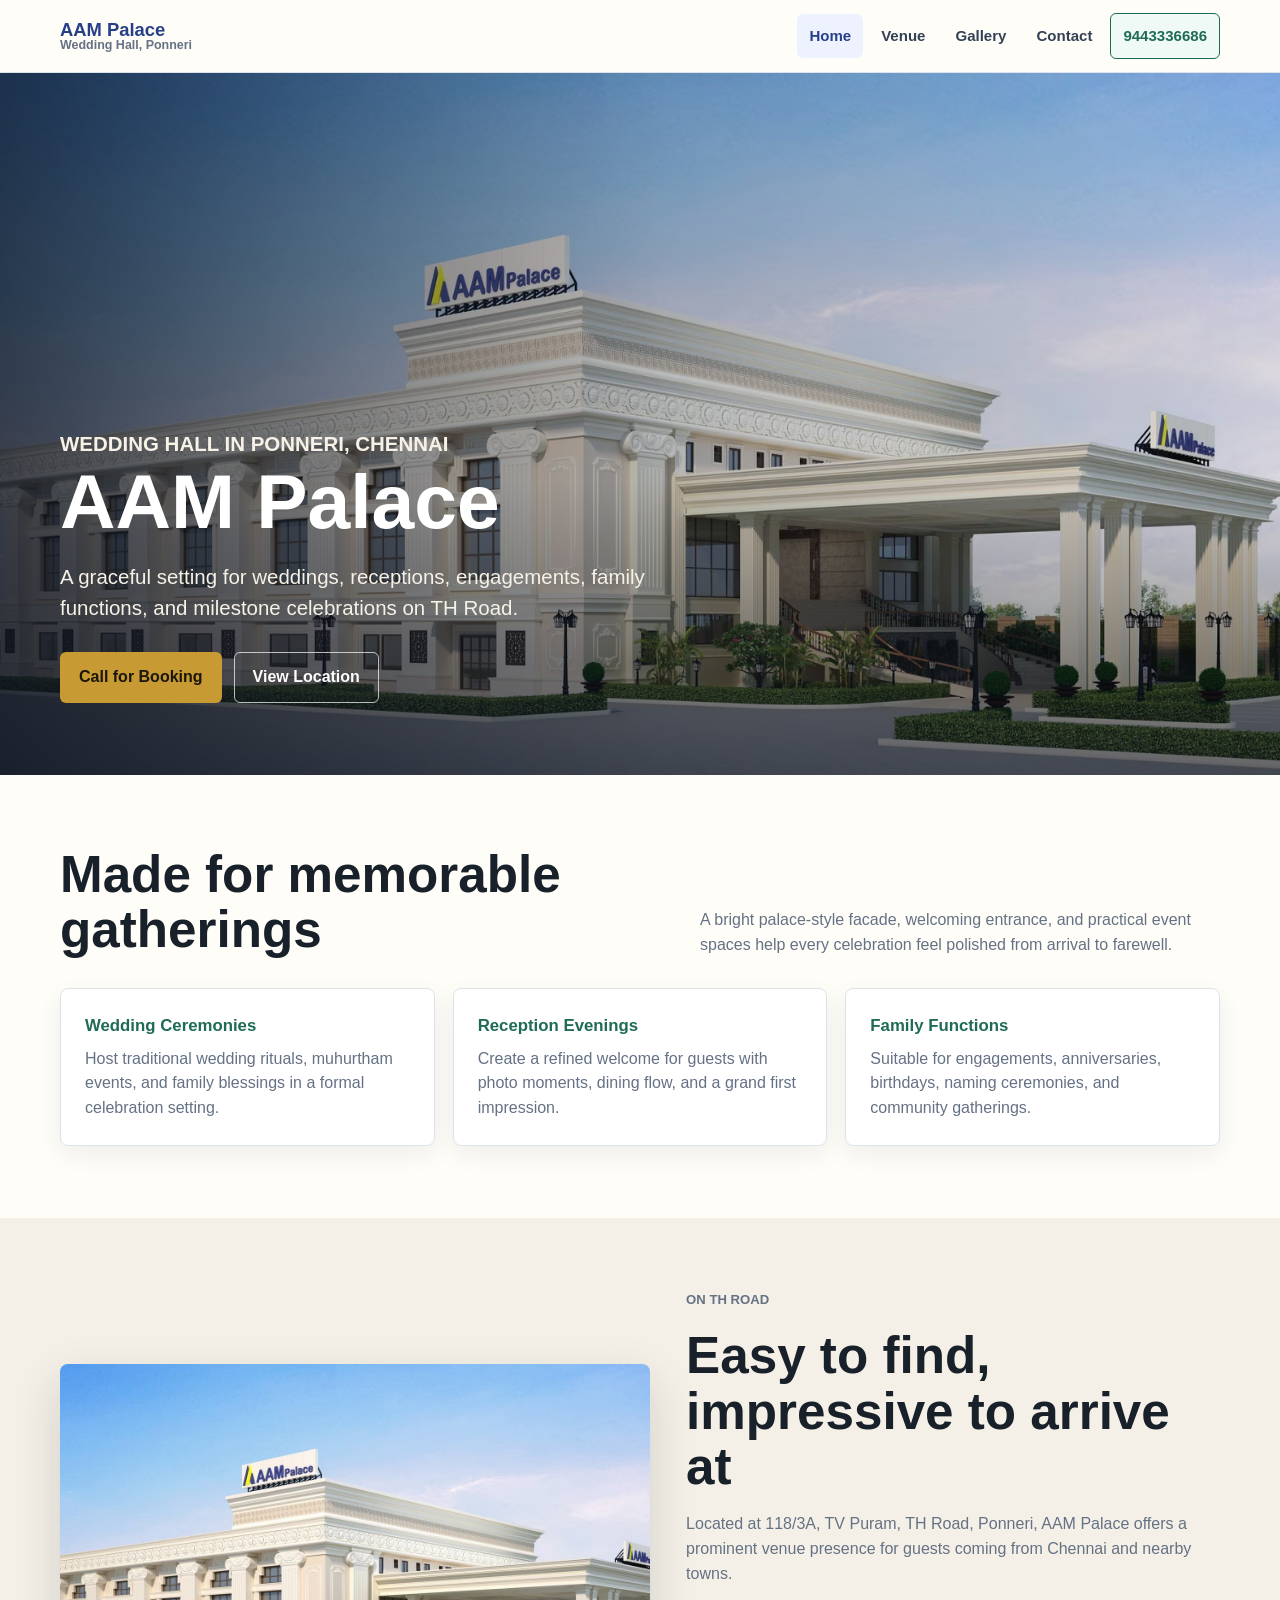
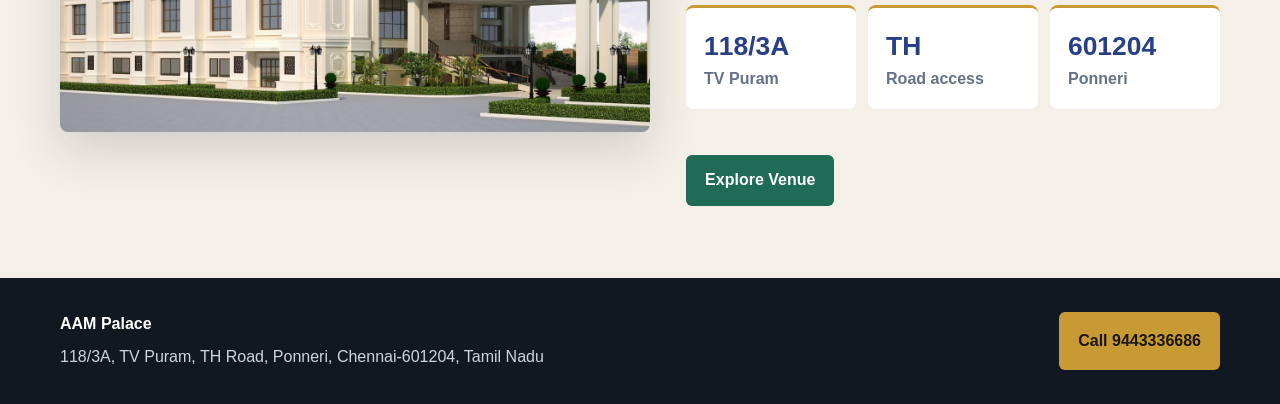
<file: index.html>
<!doctype html>
<html lang="en">
  <head>
    <meta charset="utf-8">
    <meta name="viewport" content="width=device-width, initial-scale=1">
    <title>AAM Palace | Wedding Hall in Ponneri</title>
    <meta name="description" content="AAM Palace is a wedding and celebration hall at TV Puram, TH Road, Ponneri, Chennai. Call 9443336686 for bookings.">
    <link rel="stylesheet" href="styles.css">
  </head>
  <body>
    <header class="site-header">
      <nav class="nav" aria-label="Main navigation">
        <a class="brand" href="index.html">AAM Palace <span>Wedding Hall, Ponneri</span></a>
        <div class="nav-links">
          <a class="active" href="index.html">Home</a>
          <a href="venue.html">Venue</a>
          <a href="gallery.html">Gallery</a>
          <a href="contact.html">Contact</a>
          <a class="call-pill" href="tel:+919443336686">9443336686</a>
        </div>
      </nav>
    </header>

    <main>
      <section class="hero">
        <img src="assets/aam-palace-exterior.png" alt="AAM Palace wedding hall exterior">
        <div class="hero-copy">
          <p class="eyebrow">Wedding hall in Ponneri, Chennai</p>
          <h1>AAM Palace</h1>
          <p>A graceful setting for weddings, receptions, engagements, family functions, and milestone celebrations on TH Road.</p>
          <div class="actions">
            <a class="button primary" href="tel:+919443336686">Call for Booking</a>
            <a class="button secondary" href="contact.html">View Location</a>
          </div>
        </div>
      </section>

      <section class="section">
        <div class="wrap">
          <div class="section-head">
            <h2>Made for memorable gatherings</h2>
            <p>A bright palace-style facade, welcoming entrance, and practical event spaces help every celebration feel polished from arrival to farewell.</p>
          </div>
          <div class="grid three">
            <article class="feature">
              <strong>Wedding Ceremonies</strong>
              <p>Host traditional wedding rituals, muhurtham events, and family blessings in a formal celebration setting.</p>
            </article>
            <article class="feature">
              <strong>Reception Evenings</strong>
              <p>Create a refined welcome for guests with photo moments, dining flow, and a grand first impression.</p>
            </article>
            <article class="feature">
              <strong>Family Functions</strong>
              <p>Suitable for engagements, anniversaries, birthdays, naming ceremonies, and community gatherings.</p>
            </article>
          </div>
        </div>
      </section>

      <section class="section alt">
        <div class="wrap split">
          <div class="photo-frame">
            <img src="assets/aam-palace-exterior.png" alt="Front view of AAM Palace">
          </div>
          <div class="text-stack">
            <p class="eyebrow">On TH Road</p>
            <h2>Easy to find, impressive to arrive at</h2>
            <p>Located at 118/3A, TV Puram, TH Road, Ponneri, AAM Palace offers a prominent venue presence for guests coming from Chennai and nearby towns.</p>
            <div class="stats">
              <div class="stat"><b>118/3A</b><span>TV Puram</span></div>
              <div class="stat"><b>TH</b><span>Road access</span></div>
              <div class="stat"><b>601204</b><span>Ponneri</span></div>
            </div>
            <div class="actions">
              <a class="button dark" href="venue.html">Explore Venue</a>
            </div>
          </div>
        </div>
      </section>
    </main>

    <footer class="footer">
      <div class="wrap footer-grid">
        <div>
          <strong>AAM Palace</strong>
          <p>118/3A, TV Puram, TH Road, Ponneri, Chennai-601204, Tamil Nadu</p>
        </div>
        <a class="button primary" href="tel:+919443336686">Call 9443336686</a>
      </div>
    </footer>
  </body>
</html>
</file>
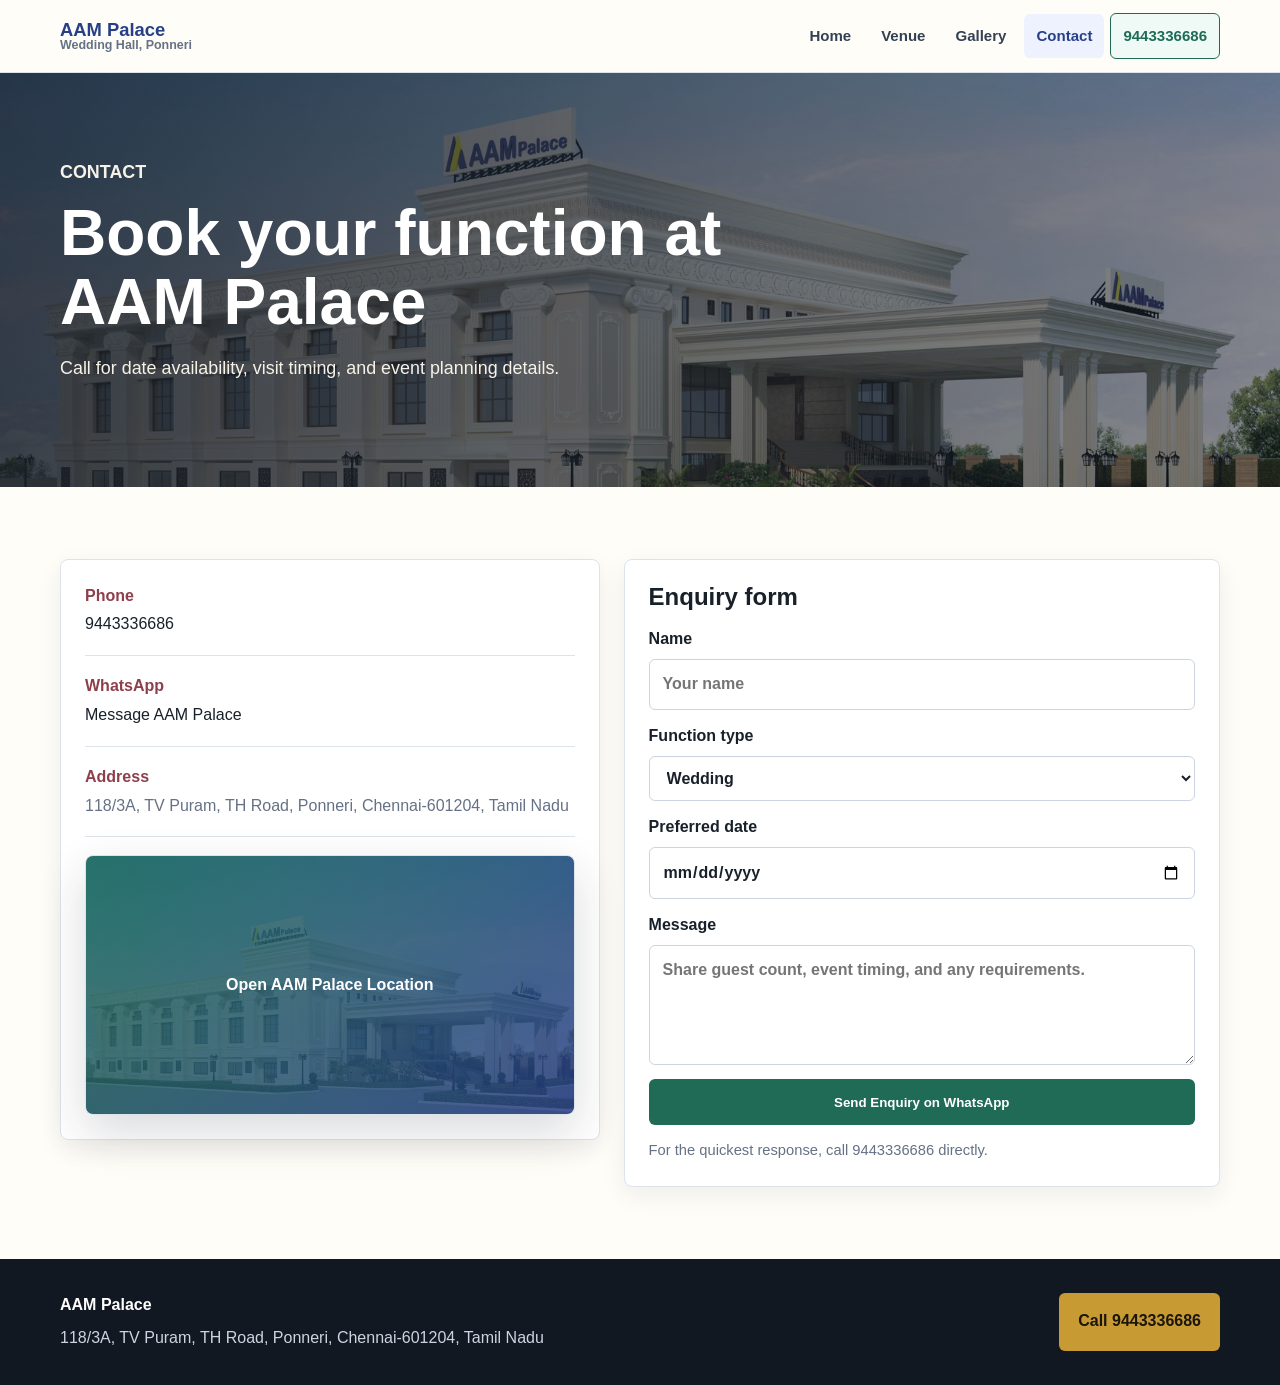
<file: contact.html>
<!doctype html>
<html lang="en">
  <head>
    <meta charset="utf-8">
    <meta name="viewport" content="width=device-width, initial-scale=1">
    <title>Contact | AAM Palace</title>
    <meta name="description" content="Contact AAM Palace wedding hall at 118/3A, TV Puram, TH Road, Ponneri, Chennai-601204.">
    <link rel="stylesheet" href="styles.css">
  </head>
  <body>
    <header class="site-header">
      <nav class="nav" aria-label="Main navigation">
        <a class="brand" href="index.html">AAM Palace <span>Wedding Hall, Ponneri</span></a>
        <div class="nav-links">
          <a href="index.html">Home</a>
          <a href="venue.html">Venue</a>
          <a href="gallery.html">Gallery</a>
          <a class="active" href="contact.html">Contact</a>
          <a class="call-pill" href="tel:+919443336686">9443336686</a>
        </div>
      </nav>
    </header>

    <main>
      <section class="page-hero">
        <div class="wrap">
          <p class="eyebrow">Contact</p>
          <h1>Book your function at AAM Palace</h1>
          <p>Call for date availability, visit timing, and event planning details.</p>
        </div>
      </section>

      <section class="section">
        <div class="wrap contact-layout">
          <aside class="contact-panel">
            <div class="contact-line">
              <b>Phone</b>
              <a href="tel:+919443336686">9443336686</a>
            </div>
            <div class="contact-line">
              <b>WhatsApp</b>
              <a href="https://wa.me/919443336686">Message AAM Palace</a>
            </div>
            <div class="contact-line">
              <b>Address</b>
              <p>118/3A, TV Puram, TH Road, Ponneri, Chennai-601204, Tamil Nadu</p>
            </div>
            <a class="map-link" href="https://www.google.com/maps/search/?api=1&query=AAM%20Palace%20118%2F3A%20TV%20Puram%20TH%20Road%20Ponneri%20Chennai%20601204" target="_blank" rel="noopener">
              Open AAM Palace Location
            </a>
          </aside>

          <section class="contact-panel">
            <h2>Enquiry form</h2>
            <form id="enquiryForm">
              <label>
                Name
                <input type="text" name="name" placeholder="Your name">
              </label>
              <label>
                Function type
                <select name="functionType">
                  <option>Wedding</option>
                  <option>Reception</option>
                  <option>Engagement</option>
                  <option>Birthday or family function</option>
                  <option>Other event</option>
                </select>
              </label>
              <label>
                Preferred date
                <input type="date" name="date">
              </label>
              <label>
                Message
                <textarea name="text" placeholder="Share guest count, event timing, and any requirements."></textarea>
              </label>
              <button class="button dark" type="submit">Send Enquiry on WhatsApp</button>
              <p class="form-note">For the quickest response, call 9443336686 directly.</p>
            </form>
          </section>
        </div>
      </section>
    </main>

    <footer class="footer">
      <div class="wrap footer-grid">
        <div>
          <strong>AAM Palace</strong>
          <p>118/3A, TV Puram, TH Road, Ponneri, Chennai-601204, Tamil Nadu</p>
        </div>
        <a class="button primary" href="tel:+919443336686">Call 9443336686</a>
      </div>
    </footer>
    <script>
      const enquiryForm = document.getElementById("enquiryForm");

      enquiryForm.addEventListener("submit", (event) => {
        event.preventDefault();
        const formData = new FormData(enquiryForm);
        const message = [
          "Hello AAM Palace, I would like to enquire about a booking.",
          `Name: ${formData.get("name") || "Not shared"}`,
          `Function: ${formData.get("functionType")}`,
          `Preferred date: ${formData.get("date") || "Not shared"}`,
          `Message: ${formData.get("text") || "Please share availability and details."}`
        ].join("\n");

        window.location.href = `https://wa.me/919443336686?text=${encodeURIComponent(message)}`;
      });
    </script>
  </body>
</html>
</file>
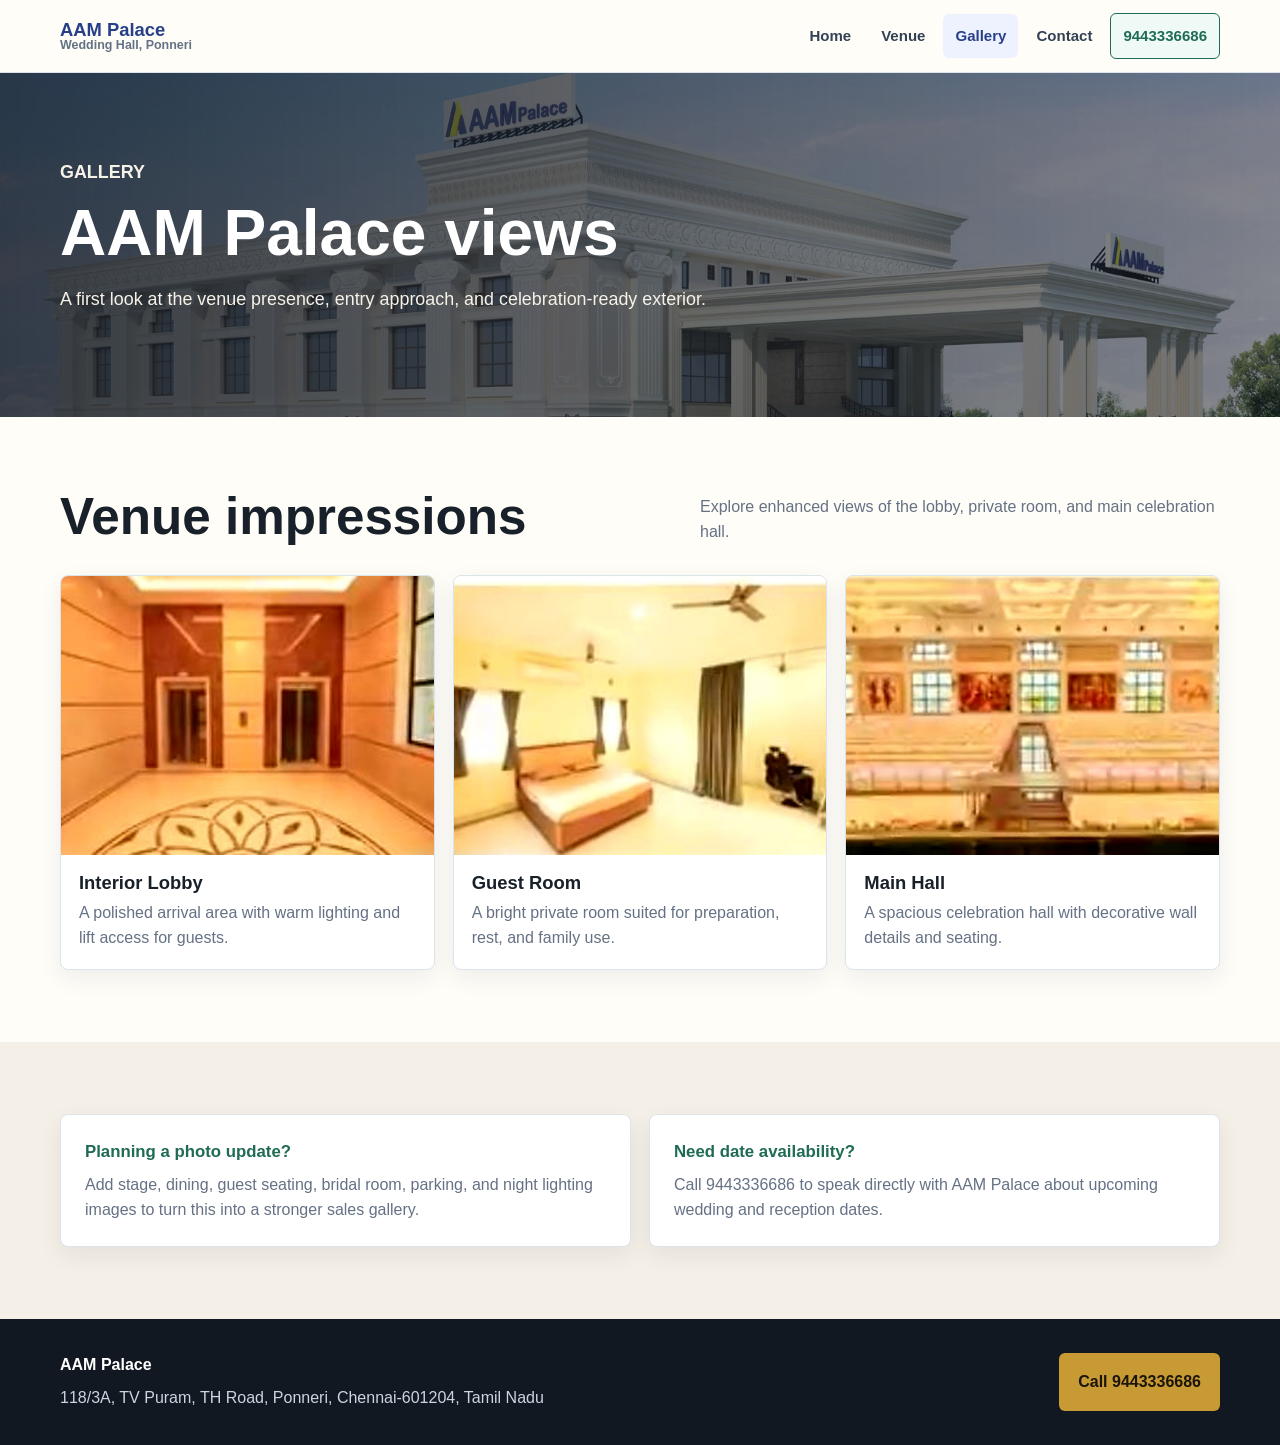
<file: gallery.html>
<!doctype html>
<html lang="en">
  <head>
    <meta charset="utf-8">
    <meta name="viewport" content="width=device-width, initial-scale=1">
    <title>Gallery | AAM Palace</title>
    <meta name="description" content="Gallery and venue views for AAM Palace wedding hall in Ponneri.">
    <link rel="stylesheet" href="styles.css">
  </head>
  <body>
    <header class="site-header">
      <nav class="nav" aria-label="Main navigation">
        <a class="brand" href="index.html">AAM Palace <span>Wedding Hall, Ponneri</span></a>
        <div class="nav-links">
          <a href="index.html">Home</a>
          <a href="venue.html">Venue</a>
          <a class="active" href="gallery.html">Gallery</a>
          <a href="contact.html">Contact</a>
          <a class="call-pill" href="tel:+919443336686">9443336686</a>
        </div>
      </nav>
    </header>

    <main>
      <section class="page-hero">
        <div class="wrap">
          <p class="eyebrow">Gallery</p>
          <h1>AAM Palace views</h1>
          <p>A first look at the venue presence, entry approach, and celebration-ready exterior.</p>
        </div>
      </section>

      <section class="section">
        <div class="wrap">
          <div class="section-head">
            <h2>Venue impressions</h2>
            <p>Explore enhanced views of the lobby, private room, and main celebration hall.</p>
          </div>
          <div class="grid three">
            <article class="gallery-card">
              <img src="assets/venue-lobby-hd.jpg" alt="AAM Palace interior lobby with lift access">
              <div>
                <h3>Interior Lobby</h3>
                <p>A polished arrival area with warm lighting and lift access for guests.</p>
              </div>
            </article>
            <article class="gallery-card">
              <img src="assets/bridal-suite-hd.jpg" alt="AAM Palace guest room and bridal suite">
              <div>
                <h3>Guest Room</h3>
                <p>A bright private room suited for preparation, rest, and family use.</p>
              </div>
            </article>
            <article class="gallery-card">
              <img src="assets/main-hall-hd.jpg" alt="AAM Palace decorated main hall interior">
              <div>
                <h3>Main Hall</h3>
                <p>A spacious celebration hall with decorative wall details and seating.</p>
              </div>
            </article>
          </div>
        </div>
      </section>

      <section class="section alt">
        <div class="wrap grid two">
          <article class="info-card">
            <strong>Planning a photo update?</strong>
            <p>Add stage, dining, guest seating, bridal room, parking, and night lighting images to turn this into a stronger sales gallery.</p>
          </article>
          <article class="info-card">
            <strong>Need date availability?</strong>
            <p>Call 9443336686 to speak directly with AAM Palace about upcoming wedding and reception dates.</p>
          </article>
        </div>
      </section>
    </main>

    <footer class="footer">
      <div class="wrap footer-grid">
        <div>
          <strong>AAM Palace</strong>
          <p>118/3A, TV Puram, TH Road, Ponneri, Chennai-601204, Tamil Nadu</p>
        </div>
        <a class="button primary" href="tel:+919443336686">Call 9443336686</a>
      </div>
    </footer>
  </body>
</html>
</file>
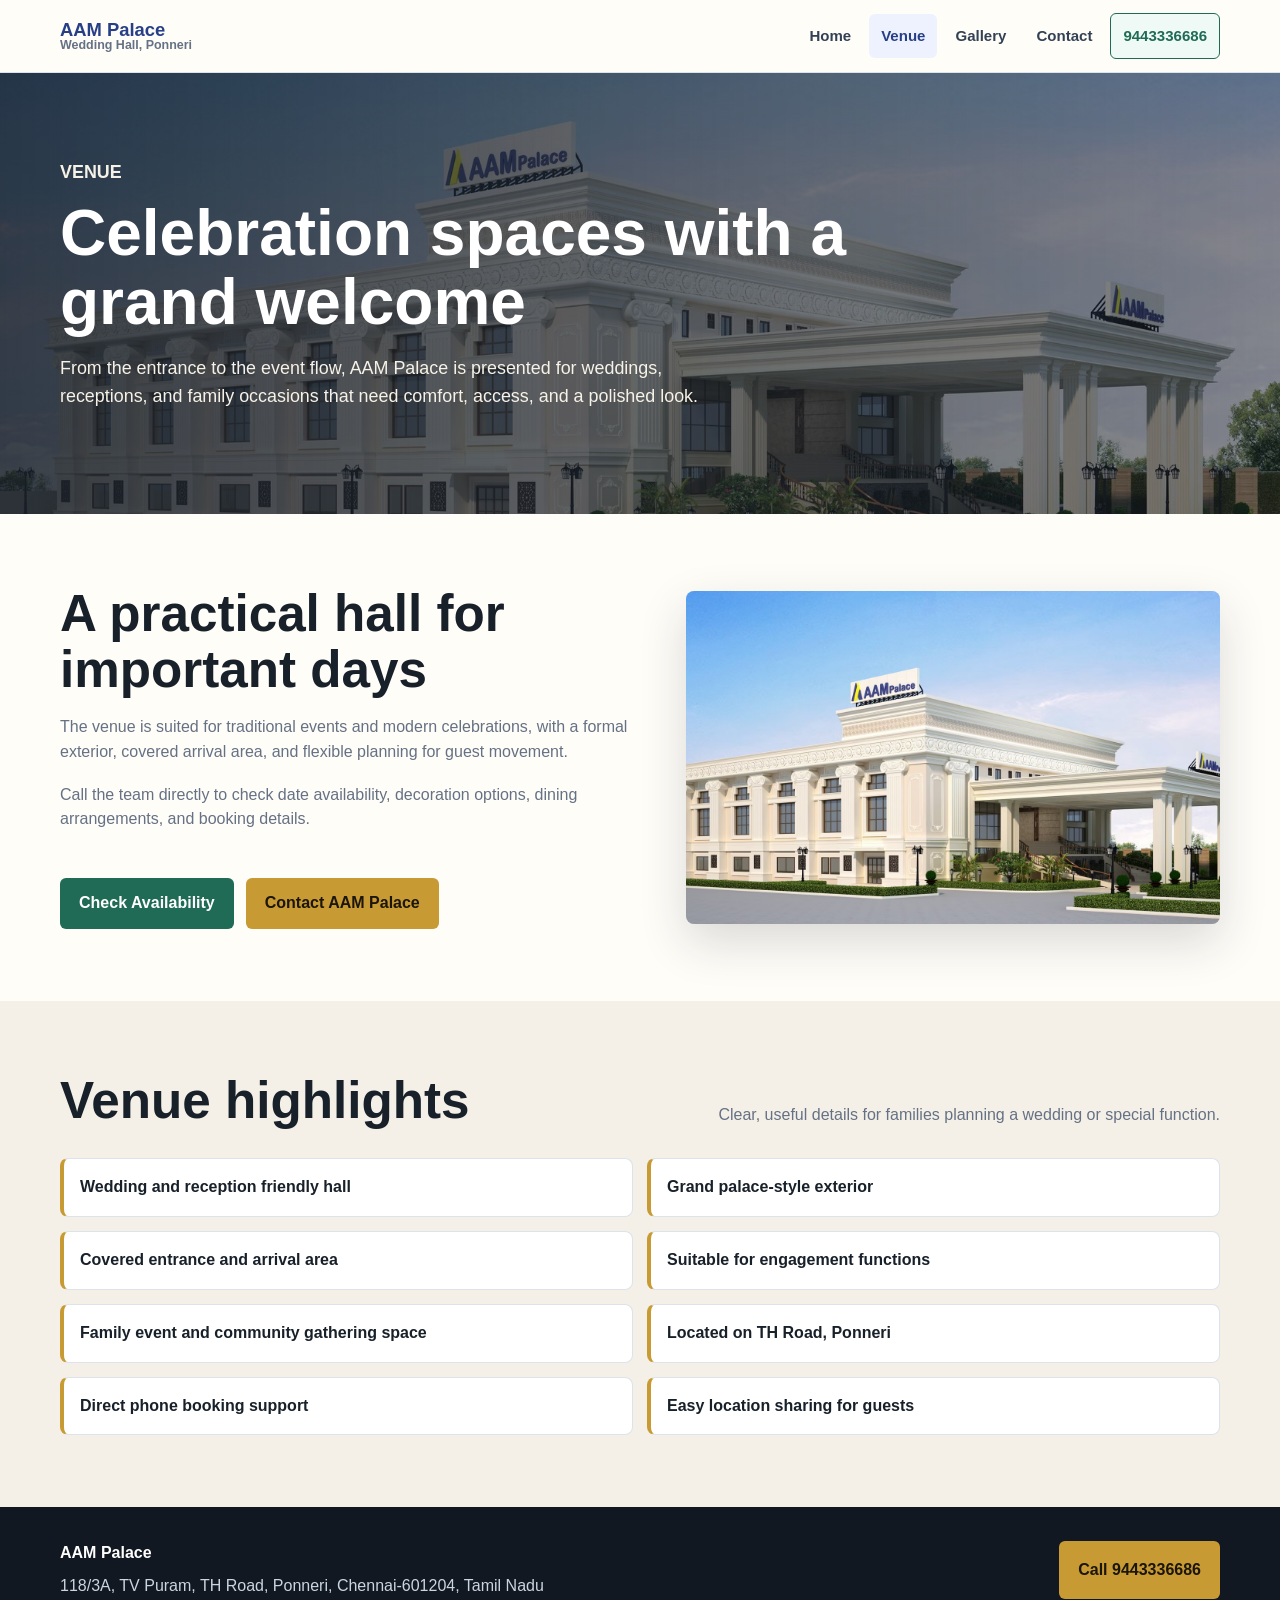
<file: venue.html>
<!doctype html>
<html lang="en">
  <head>
    <meta charset="utf-8">
    <meta name="viewport" content="width=device-width, initial-scale=1">
    <title>Venue | AAM Palace</title>
    <meta name="description" content="Venue details and celebration spaces at AAM Palace wedding hall in Ponneri.">
    <link rel="stylesheet" href="styles.css">
  </head>
  <body>
    <header class="site-header">
      <nav class="nav" aria-label="Main navigation">
        <a class="brand" href="index.html">AAM Palace <span>Wedding Hall, Ponneri</span></a>
        <div class="nav-links">
          <a href="index.html">Home</a>
          <a class="active" href="venue.html">Venue</a>
          <a href="gallery.html">Gallery</a>
          <a href="contact.html">Contact</a>
          <a class="call-pill" href="tel:+919443336686">9443336686</a>
        </div>
      </nav>
    </header>

    <main>
      <section class="page-hero">
        <div class="wrap">
          <p class="eyebrow">Venue</p>
          <h1>Celebration spaces with a grand welcome</h1>
          <p>From the entrance to the event flow, AAM Palace is presented for weddings, receptions, and family occasions that need comfort, access, and a polished look.</p>
        </div>
      </section>

      <section class="section">
        <div class="wrap split">
          <div class="text-stack">
            <h2>A practical hall for important days</h2>
            <p>The venue is suited for traditional events and modern celebrations, with a formal exterior, covered arrival area, and flexible planning for guest movement.</p>
            <p>Call the team directly to check date availability, decoration options, dining arrangements, and booking details.</p>
            <div class="actions">
              <a class="button dark" href="tel:+919443336686">Check Availability</a>
              <a class="button primary" href="contact.html">Contact AAM Palace</a>
            </div>
          </div>
          <div class="photo-frame">
            <img src="assets/aam-palace-exterior.png" alt="AAM Palace entrance and exterior">
          </div>
        </div>
      </section>

      <section class="section alt">
        <div class="wrap">
          <div class="section-head">
            <h2>Venue highlights</h2>
            <p>Clear, useful details for families planning a wedding or special function.</p>
          </div>
          <ul class="amenity-list">
            <li>Wedding and reception friendly hall</li>
            <li>Grand palace-style exterior</li>
            <li>Covered entrance and arrival area</li>
            <li>Suitable for engagement functions</li>
            <li>Family event and community gathering space</li>
            <li>Located on TH Road, Ponneri</li>
            <li>Direct phone booking support</li>
            <li>Easy location sharing for guests</li>
          </ul>
        </div>
      </section>
    </main>

    <footer class="footer">
      <div class="wrap footer-grid">
        <div>
          <strong>AAM Palace</strong>
          <p>118/3A, TV Puram, TH Road, Ponneri, Chennai-601204, Tamil Nadu</p>
        </div>
        <a class="button primary" href="tel:+919443336686">Call 9443336686</a>
      </div>
    </footer>
  </body>
</html>
</file>
<file: styles.css>
:root {
  --ink: #18202a;
  --muted: #657184;
  --line: #dde3ea;
  --paper: #fffdf8;
  --soft: #f4f0e7;
  --gold: #c89a34;
  --green: #1f6b55;
  --blue: #273f87;
  --rose: #8d3f4c;
  --shadow: 0 18px 48px rgba(24, 32, 42, 0.16);
}

* {
  box-sizing: border-box;
}

body {
  margin: 0;
  font-family: "Segoe UI", Arial, sans-serif;
  color: var(--ink);
  background: var(--paper);
  line-height: 1.55;
}

img {
  max-width: 100%;
  display: block;
}

a {
  color: inherit;
  text-decoration: none;
}

.site-header {
  position: sticky;
  top: 0;
  z-index: 20;
  background: rgba(255, 253, 248, 0.94);
  border-bottom: 1px solid var(--line);
  backdrop-filter: blur(14px);
}

.nav {
  width: min(1160px, calc(100% - 32px));
  margin: 0 auto;
  min-height: 72px;
  display: flex;
  align-items: center;
  justify-content: space-between;
  gap: 24px;
}

.brand {
  display: inline-flex;
  flex-direction: column;
  font-weight: 800;
  color: var(--blue);
  line-height: 1.05;
  font-size: 1.15rem;
}

.brand span {
  color: var(--muted);
  font-weight: 600;
  font-size: 0.78rem;
}

.nav-links {
  display: flex;
  align-items: center;
  gap: 6px;
  flex-wrap: wrap;
  justify-content: flex-end;
}

.nav-links a {
  padding: 10px 12px;
  border-radius: 6px;
  color: #334155;
  font-weight: 700;
  font-size: 0.94rem;
}

.nav-links a:hover,
.nav-links a.active {
  background: #eef2ff;
  color: var(--blue);
}

.call-pill {
  border: 1px solid var(--green);
  color: var(--green) !important;
  background: #effaf6;
}

.hero {
  min-height: 78vh;
  display: grid;
  align-items: end;
  position: relative;
  isolation: isolate;
  background: #111827;
  overflow: hidden;
}

.hero::before {
  content: "";
  position: absolute;
  inset: 0;
  background:
    linear-gradient(90deg, rgba(12, 19, 31, 0.78), rgba(12, 19, 31, 0.28) 52%, rgba(12, 19, 31, 0.1)),
    linear-gradient(0deg, rgba(12, 19, 31, 0.55), transparent 42%);
  z-index: -1;
}

.hero img {
  position: absolute;
  inset: 0;
  width: 100%;
  height: 100%;
  object-fit: cover;
  object-position: center;
  z-index: -2;
}

.hero-copy {
  width: min(1160px, calc(100% - 32px));
  margin: 0 auto;
  padding: 110px 0 72px;
  color: white;
}

.eyebrow {
  margin: 0 0 12px;
  color: #f9d981;
  font-weight: 800;
  text-transform: uppercase;
  font-size: 0.82rem;
}

h1,
h2,
h3 {
  line-height: 1.08;
  margin: 0;
}

h1 {
  font-size: clamp(2.6rem, 6vw, 5.8rem);
  max-width: 820px;
}

.hero-copy p {
  max-width: 650px;
  font-size: clamp(1.05rem, 2vw, 1.28rem);
  margin: 18px 0 0;
  color: #f7f2e7;
}

.actions {
  display: flex;
  flex-wrap: wrap;
  gap: 12px;
  margin-top: 28px;
}

.button {
  display: inline-flex;
  align-items: center;
  justify-content: center;
  min-height: 46px;
  padding: 12px 18px;
  border-radius: 6px;
  font-weight: 800;
  border: 1px solid transparent;
}

.button.primary {
  background: var(--gold);
  color: #1b1609;
}

.button.secondary {
  border-color: rgba(255, 255, 255, 0.7);
  color: white;
}

.button.dark {
  background: var(--green);
  color: white;
}

.section {
  padding: 72px 0;
}

.section.alt {
  background: var(--soft);
}

.wrap {
  width: min(1160px, calc(100% - 32px));
  margin: 0 auto;
}

.section-head {
  display: flex;
  justify-content: space-between;
  gap: 28px;
  align-items: end;
  margin-bottom: 30px;
}

.section-head h2 {
  font-size: clamp(2rem, 4vw, 3.2rem);
}

.section-head p {
  max-width: 520px;
  margin: 0;
  color: var(--muted);
}

.grid {
  display: grid;
  gap: 18px;
}

.grid.three {
  grid-template-columns: repeat(3, 1fr);
}

.grid.two {
  grid-template-columns: repeat(2, 1fr);
}

.feature,
.info-card,
.gallery-card,
.contact-panel {
  border: 1px solid var(--line);
  background: white;
  border-radius: 8px;
  box-shadow: 0 8px 24px rgba(24, 32, 42, 0.07);
}

.feature,
.info-card,
.contact-panel {
  padding: 24px;
}

.feature strong,
.info-card strong {
  color: var(--green);
  display: block;
  margin-bottom: 8px;
  font-size: 1.05rem;
}

.feature p,
.info-card p,
.contact-panel p {
  margin: 0;
  color: var(--muted);
}

.split {
  display: grid;
  grid-template-columns: 1.05fr 0.95fr;
  gap: 36px;
  align-items: center;
}

.photo-frame {
  border-radius: 8px;
  overflow: hidden;
  box-shadow: var(--shadow);
  background: #dbe2ea;
}

.photo-frame img {
  aspect-ratio: 16 / 10;
  width: 100%;
  height: 100%;
  object-fit: cover;
}

.text-stack {
  display: grid;
  gap: 18px;
}

.text-stack h2 {
  font-size: clamp(2rem, 4vw, 3.4rem);
}

.text-stack p {
  color: var(--muted);
  margin: 0;
}

.stats {
  display: grid;
  grid-template-columns: repeat(3, 1fr);
  gap: 12px;
}

.stat {
  border-top: 3px solid var(--gold);
  background: #fff;
  padding: 18px;
  border-radius: 8px;
}

.stat b {
  display: block;
  font-size: 1.65rem;
  color: var(--blue);
}

.stat span {
  color: var(--muted);
  font-weight: 700;
}

.page-hero {
  background: var(--ink);
  color: white;
  padding: 86px 0;
  position: relative;
  overflow: hidden;
}

.page-hero::before {
  content: "";
  position: absolute;
  inset: 0;
  background:
    linear-gradient(90deg, rgba(24, 32, 42, 0.84), rgba(24, 32, 42, 0.48)),
    url("assets/aam-palace-exterior.png") center / cover;
  opacity: 0.95;
}

.page-hero .wrap {
  position: relative;
}

.page-hero h1 {
  font-size: clamp(2.4rem, 5vw, 4.6rem);
}

.page-hero p {
  max-width: 680px;
  color: #f7f2e7;
  font-size: 1.12rem;
}

.amenity-list {
  display: grid;
  grid-template-columns: repeat(2, 1fr);
  gap: 14px;
  margin: 0;
  padding: 0;
  list-style: none;
}

.amenity-list li {
  background: white;
  border: 1px solid var(--line);
  border-left: 4px solid var(--gold);
  border-radius: 8px;
  padding: 16px;
  font-weight: 700;
}

.gallery-card {
  overflow: hidden;
}

.gallery-card img {
  width: 100%;
  aspect-ratio: 4 / 3;
  object-fit: cover;
}

.gallery-card div {
  padding: 18px;
}

.gallery-card h3 {
  font-size: 1.15rem;
}

.gallery-card p {
  color: var(--muted);
  margin: 8px 0 0;
}

.contact-layout {
  display: grid;
  grid-template-columns: 0.95fr 1.05fr;
  gap: 24px;
  align-items: start;
}

.contact-panel {
  display: grid;
  gap: 18px;
}

.contact-line {
  padding-bottom: 18px;
  border-bottom: 1px solid var(--line);
}

.contact-line:last-child {
  padding-bottom: 0;
  border-bottom: 0;
}

.contact-line b {
  display: block;
  color: var(--rose);
  margin-bottom: 4px;
}

form {
  display: grid;
  gap: 14px;
}

label {
  display: grid;
  gap: 7px;
  font-weight: 800;
}

input,
select,
textarea {
  width: 100%;
  border: 1px solid #cbd5e1;
  border-radius: 6px;
  padding: 12px 13px;
  font: inherit;
  background: white;
  color: var(--ink);
}

textarea {
  min-height: 120px;
  resize: vertical;
}

.form-note {
  font-size: 0.92rem;
  color: var(--muted);
}

.map-link {
  min-height: 260px;
  border-radius: 8px;
  border: 1px solid var(--line);
  background:
    linear-gradient(135deg, rgba(31, 107, 85, 0.86), rgba(39, 63, 135, 0.84)),
    url("assets/aam-palace-exterior.png") center / cover;
  color: white;
  display: grid;
  place-items: center;
  padding: 24px;
  text-align: center;
  font-weight: 800;
  box-shadow: var(--shadow);
}

.footer {
  background: #121821;
  color: white;
  padding: 34px 0;
}

.footer-grid {
  display: flex;
  justify-content: space-between;
  gap: 24px;
  flex-wrap: wrap;
}

.footer p {
  color: #cbd5e1;
  margin: 8px 0 0;
}

@media (max-width: 820px) {
  .nav {
    align-items: flex-start;
    flex-direction: column;
    padding: 14px 0;
    gap: 12px;
  }

  .nav-links {
    justify-content: flex-start;
  }

  .hero {
    min-height: 72vh;
  }

  .hero-copy {
    padding: 72px 0 46px;
  }

  .section {
    padding: 52px 0;
  }

  .section-head,
  .split,
  .contact-layout {
    grid-template-columns: 1fr;
    display: grid;
    align-items: start;
  }

  .grid.three,
  .grid.two,
  .amenity-list,
  .stats {
    grid-template-columns: 1fr;
  }
}

@media (max-width: 520px) {
  .nav-links a {
    padding: 9px 10px;
    font-size: 0.88rem;
  }

  .actions {
    flex-direction: column;
  }

  .button {
    width: 100%;
  }
}
</file>
